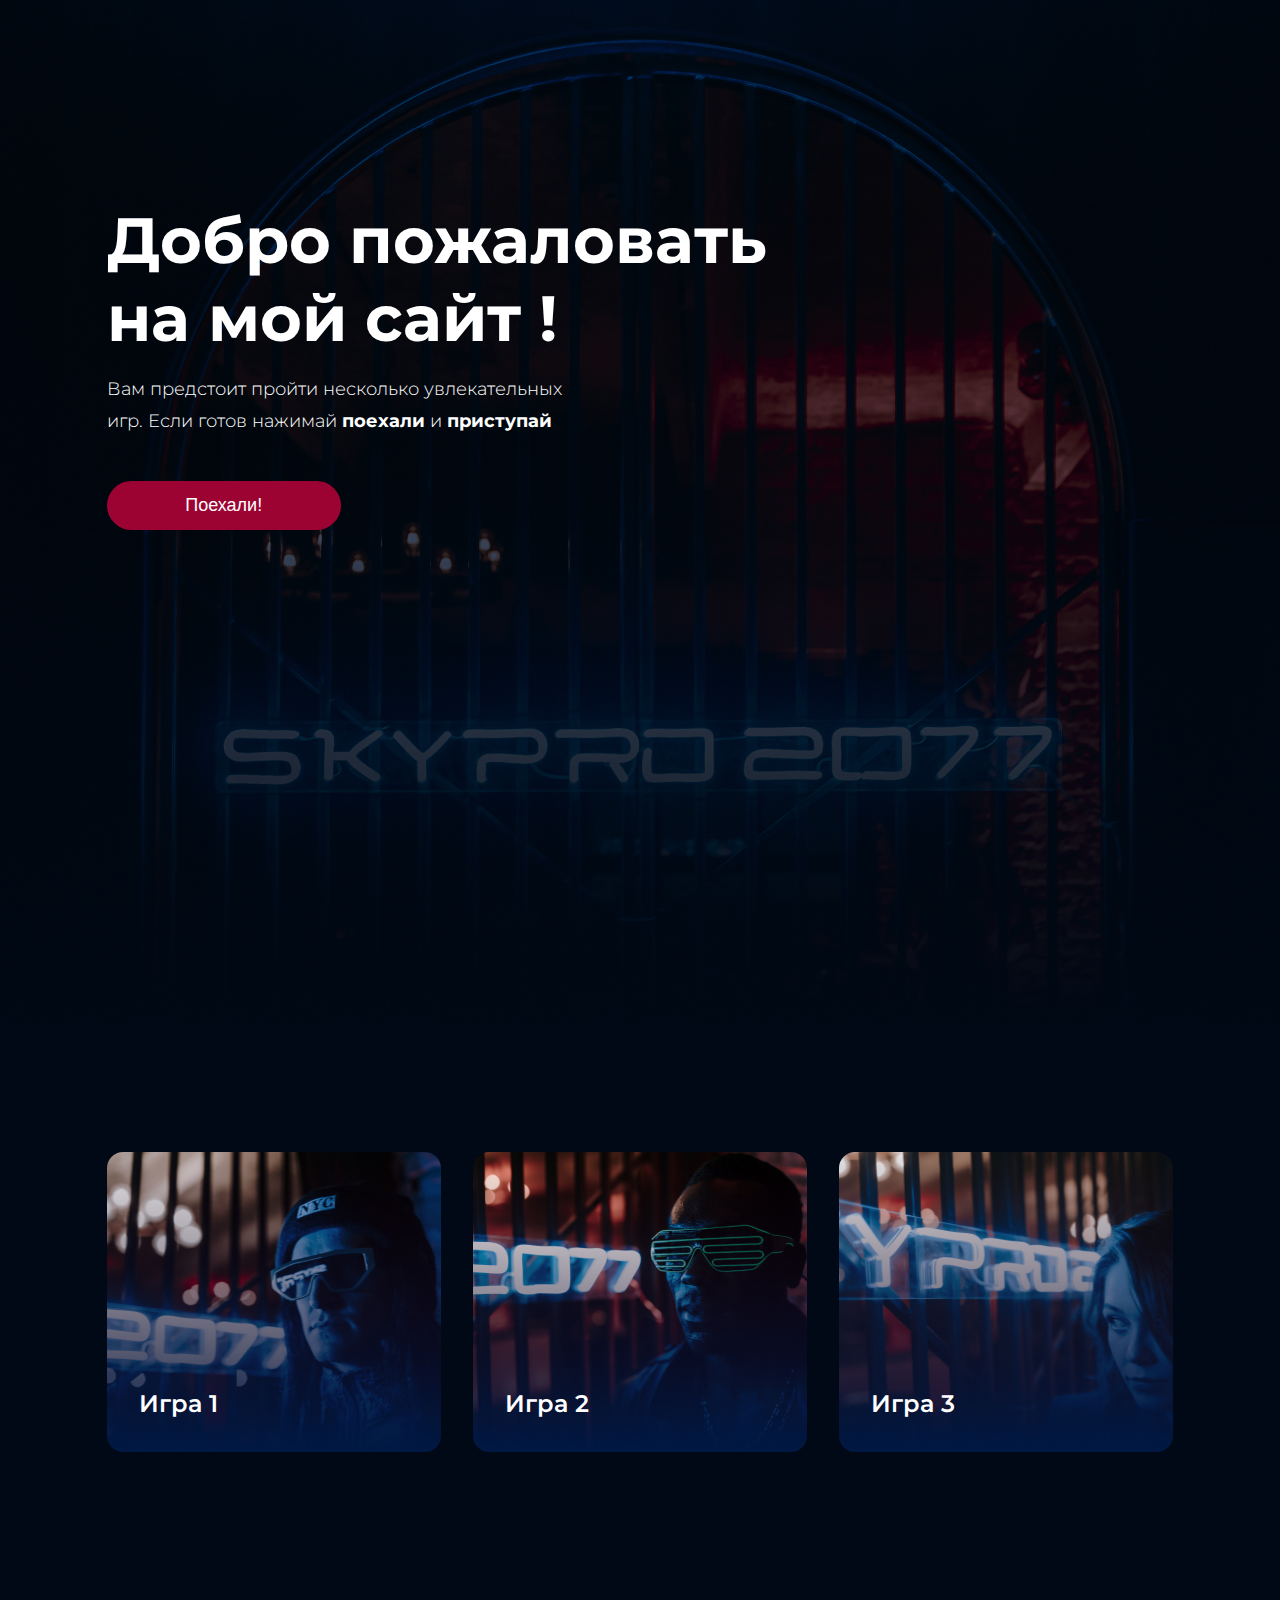
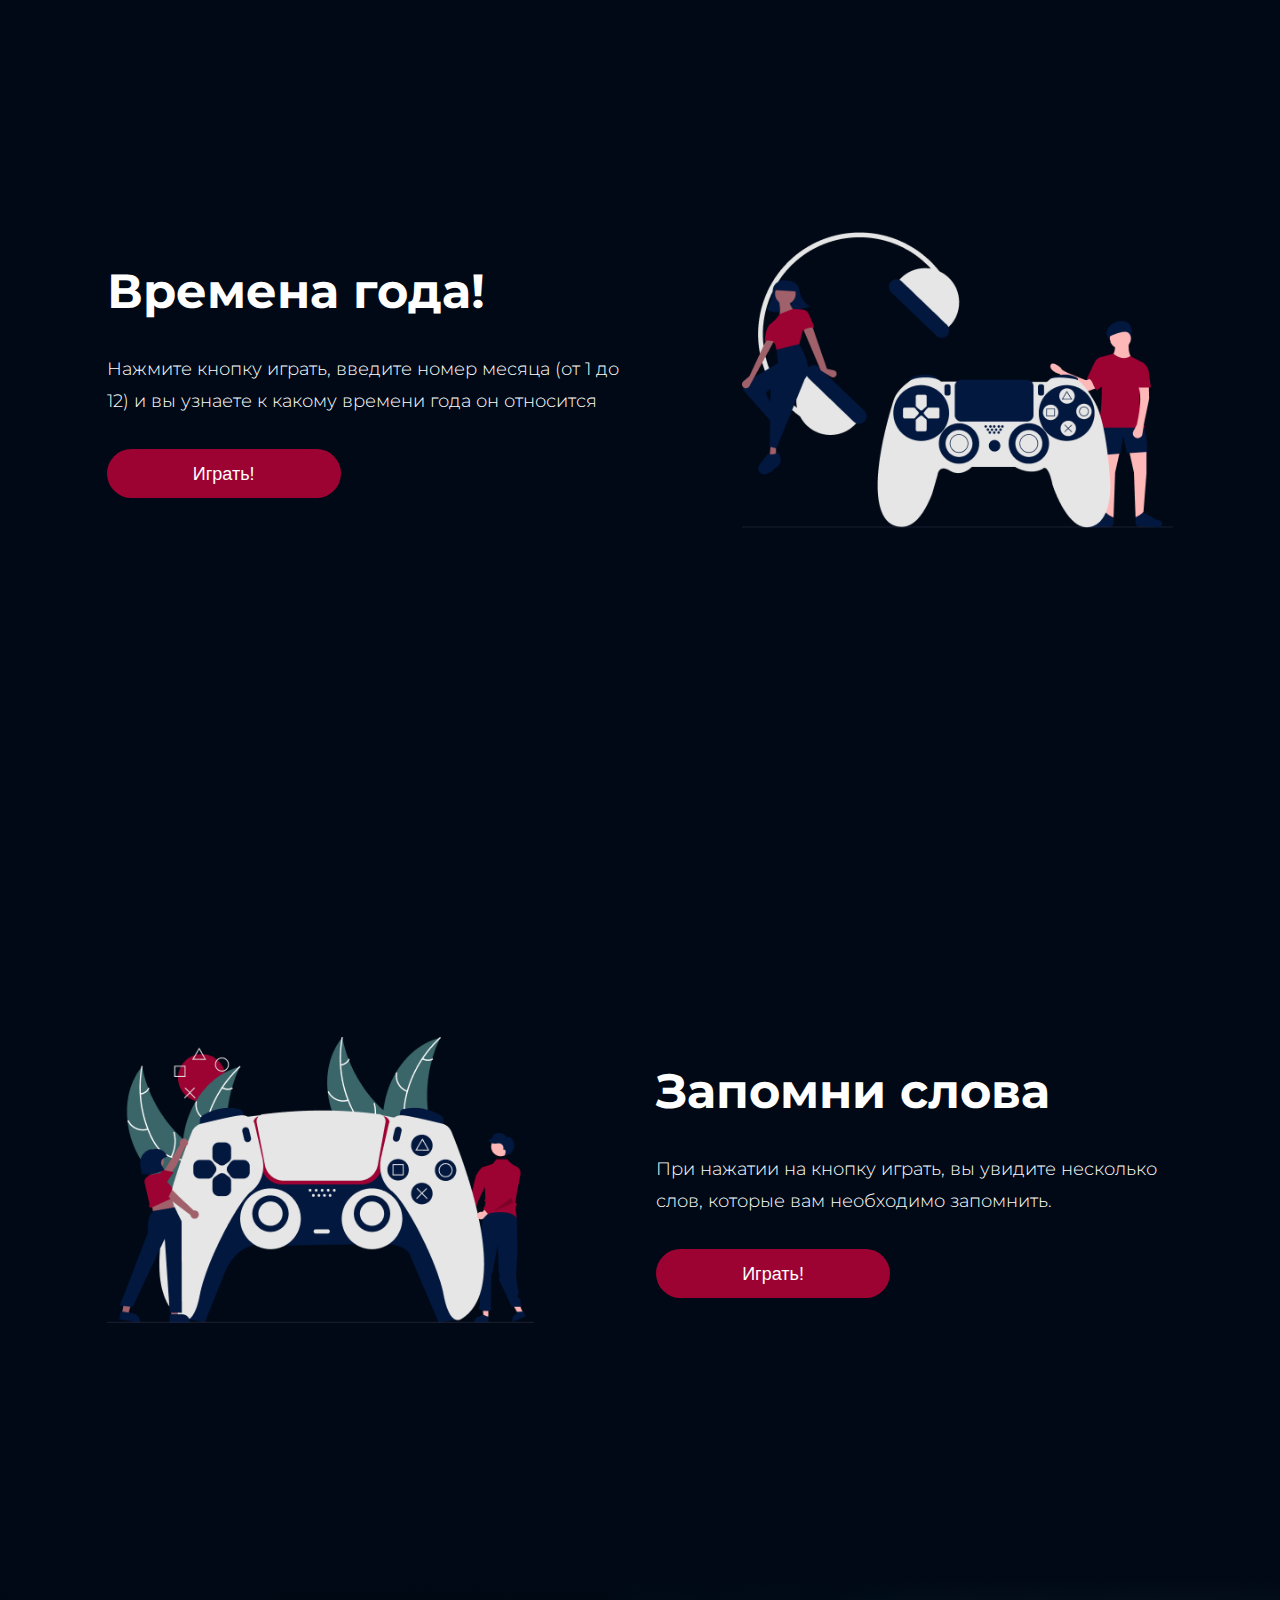
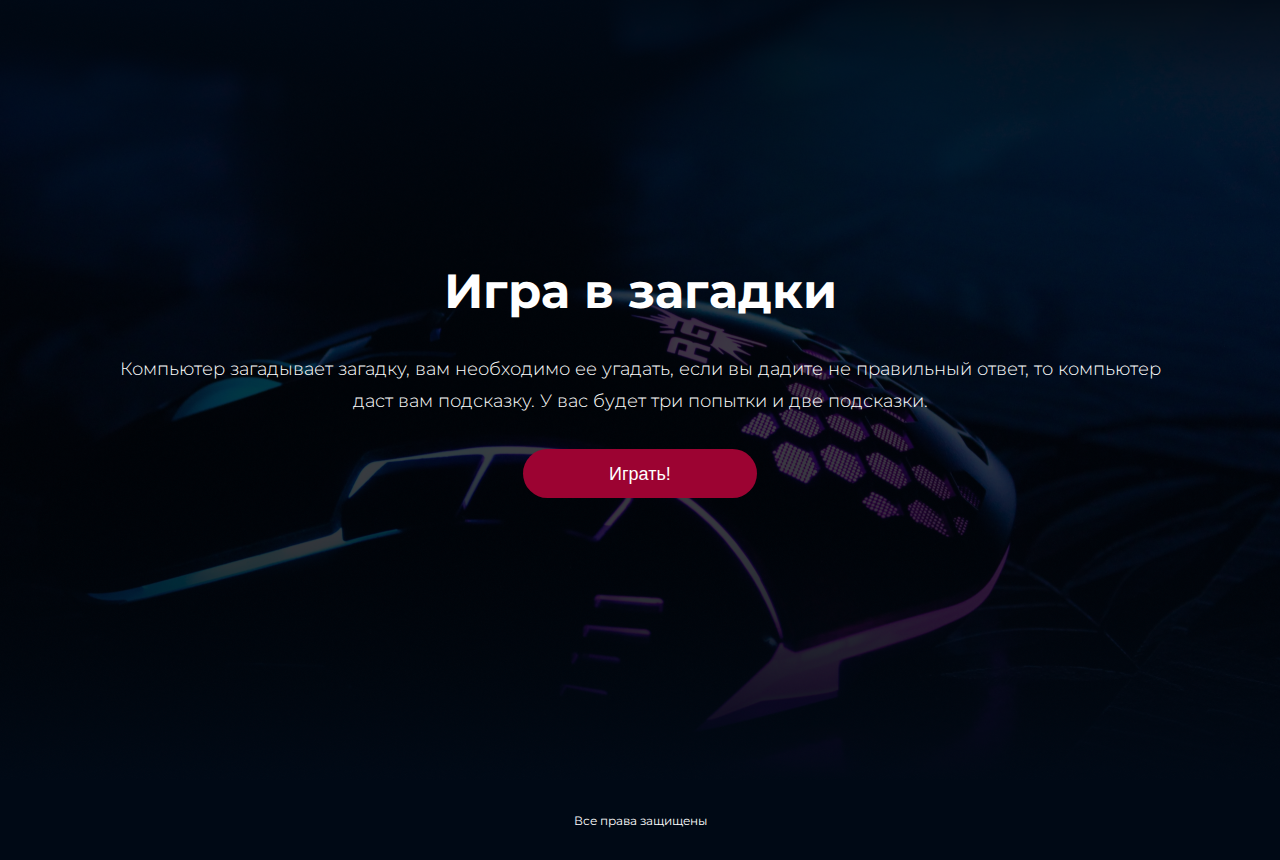
<file: index.html>
<!DOCTYPE html>
<html lang="en">

<head>
    <meta charset="UTF-8">
    <meta http-equiv="X-UA-Compatible" content="IE=edge">
    <meta name="viewport" content="width=device-width, initial-scale=1.0">
    <title>Homework 2-nd course</title>
    <link rel="preconnect" href="https://fonts.googleapis.com">
    <link rel="preconnect" href="https://fonts.gstatic.com" crossorigin>
    <link href="https://fonts.googleapis.com/css2?family=Montserrat:wght@400;500;600&display=swap" rel="stylesheet">
    <link rel="stylesheet" href="./style.css">
</head>

<body>
    <div class="top center">
        <h1 class="top__heading">Добро пожаловать <br> на мой сайт !</h1>
        <p class="top__text">Вам предстоит пройти несколько увлекательных игр. Если готов нажимай <span
                class="top__text_bold">поехали</span> и <span class="top__text_bold">приступай</span>
        </p>
        <button class=" button top__button">Поехали!</button>
    </div>

    <div class="content center">

        <a href="#" class="content__item">Игра 1</a>
        <a href="#" class="content__item">Игра 2</a>
        <a href="#" class="content__item">Игра 3</a>


        <div class="content__info">
            <h2 class="content__heading">Времена года!</h2>
            <p class="content__text">Нажмите кнопку играть, введите номер месяца (от 1 до 12) и вы узнаете к какому
                времени года он относится
            </p>
            <button onclick="game1();" class="button content__button">Играть!</button>
        </div>
        <div class="content__image-box">
            <img class="content__image" src="./img/game1img.png" alt="">
        </div>
        <div class="content__image-box content__image-box_game2">
            <img class="content__image content__image_game2" src="./img/game2img.png" alt="">
        </div>
        <div class="content__info content__info_game2">
            <h2 class="content__heading">Запомни слова </h2>
            <p class="content__text">При нажатии на кнопку играть, вы увидите несколько слов, которые вам необходимо
                запомнить.
            </p>
            <button onclick="game2();" class="button content__button">Играть!</button>
        </div>
    </div>
    <div class="content__info content__info_game3 center">
        <h2 class="content__heading">Игра в загадки</h2>
        <p class="content__text">Компьютер загадывает загадку, вам необходимо ее угадать, если вы дадите не правильный
            ответ, то компьютер даст вам подсказку. У вас будет три попытки и две подсказки.
        </p>
        <button class="button content__button">Играть!</button>
    </div>
    <footer class="footer center">
        <p class="footer__text">Все права защищены</p>
    </footer>
    <script src="./script.js"></script>
</body>

</html>
</file>
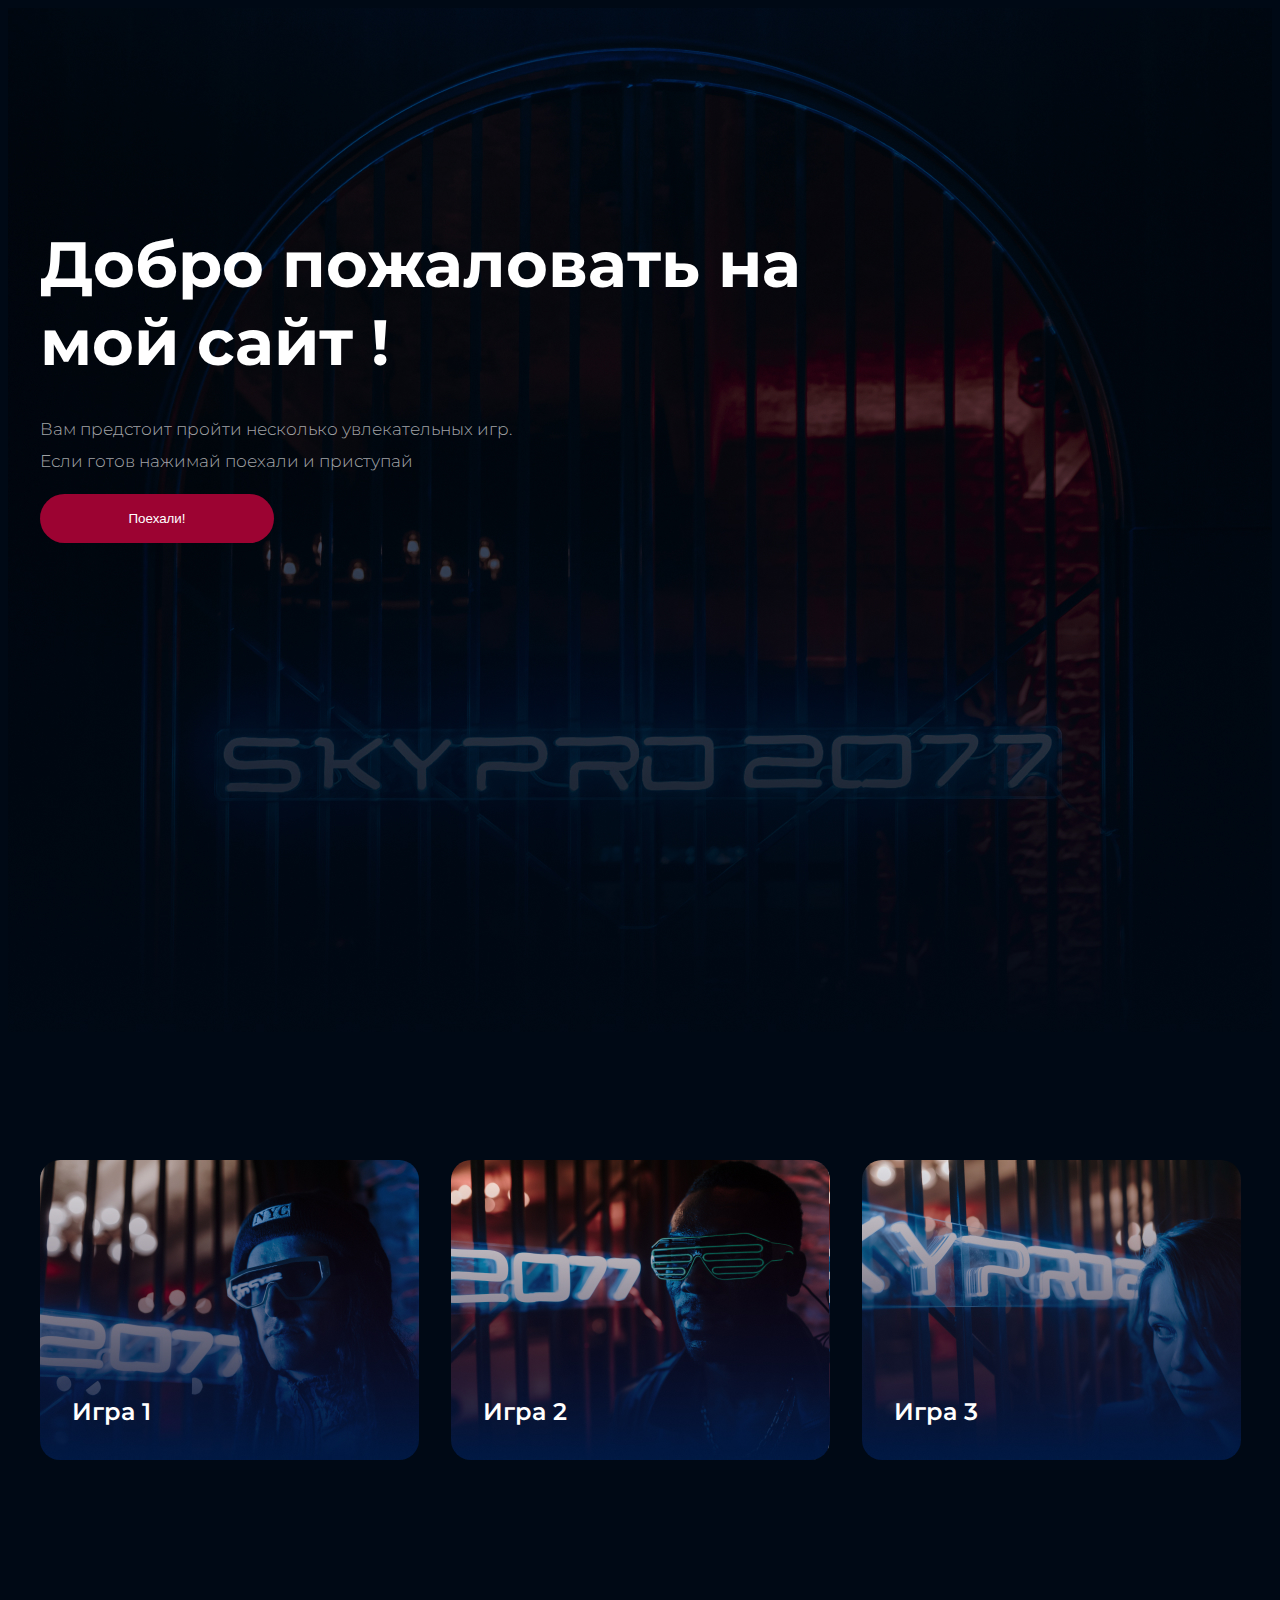
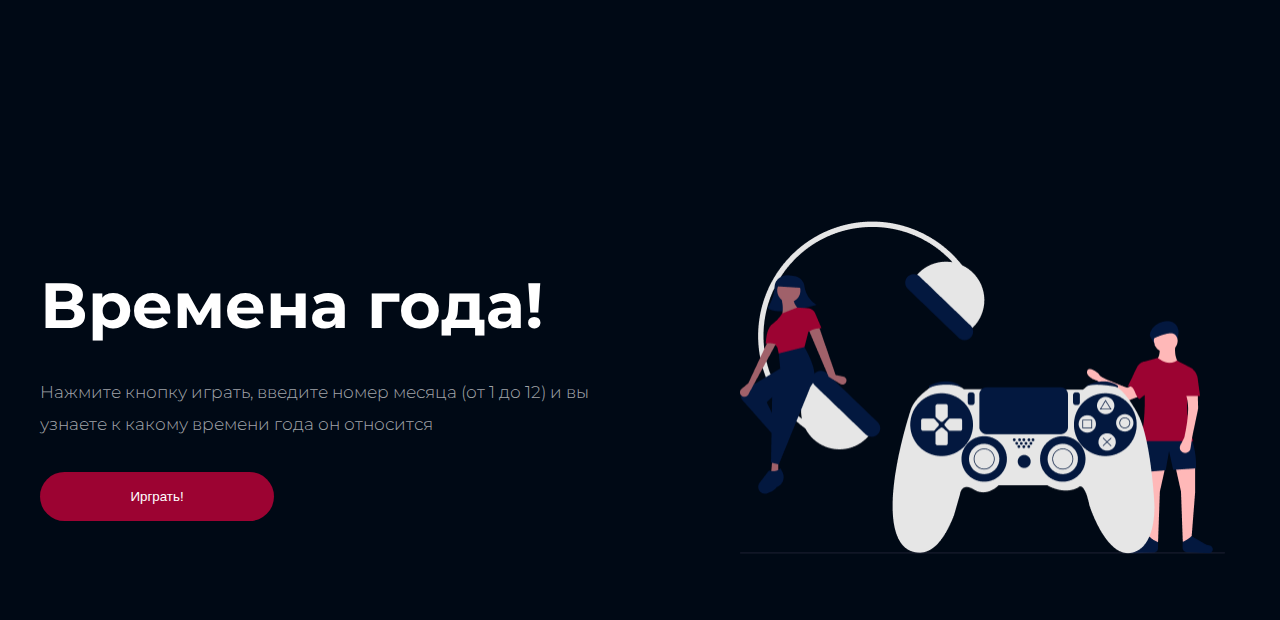
<file: hw-5/index.html>
<!DOCTYPE html>
<html lang="en">
<head>
    <meta charset="UTF-8">
    <meta http-equiv="X-UA-Compatible" content="IE=edge">
    <meta name="viewport" content="width=device-width, initial-scale=1.0">
    <link rel="preconnect" href="https://fonts.googleapis.com">
    <link rel="preconnect" href="https://fonts.gstatic.com" crossorigin>
    <link href="https://fonts.googleapis.com/css2?family=Montserrat:wght@400;500;600&display=swap" rel="stylesheet">
    <link rel="stylesheet" href="style.css">
    <title>Homework</title>
</head>
<body>
    <div class="top center">
        <header class="header">
            <h1 class="top__text">Добро пожаловать на мой сайт !</h1>
            <p class="top__title">Вам предстоит пройти несколько увлекательных игр. Если готов нажимай поехали и приступай</p>
            <form class="top__form" action="#">
                <button class="header__button">Поехали! </button>
            </form>
        </header>
    </div>
    <div class="game__select center">
        <div class="game game-1"><a class="game__text" href="#">Игра 1</a></div>
        <div class="game game-2"><a class="game__text" href="#">Игра 2</a></div>
        <div class="game game-3"><a class="game__text" href="#">Игра 3</a></div>
    </div>
    <div class="seasongame center">
        <div class="seasongame__left">
            <h1 class="season__text">Времена года!</h1>
            <p class="season__title">Нажмите кнопку играть, введите номер месяца (от 1 до 12) и вы узнаете к какому времени года он относится</p>
            <button onclick=" season();" class="header__button">Ирграть!</button>
            <script src="script.js"></script>
        </div>
        <div class="seasongame__right">
            <img class="season__img" src="img/seasongame.png" alt="">
        </div>
    </div>
</body>
</html>
</file>
<file: style.css>
* {
  margin: 0;
  padding: 0;
}

body {
  font-family: "Montserrat", sans-serif;
  font-style: normal;
  color: #FFFFFF;
}

.center {
  max-width: 1440px;
  margin: auto;
  padding-left: calc(50% - 41.6666666667vw);
  padding-right: calc(50% - 41.6666666667vw);
}

a {
  text-decoration: none;
}

.button {
  width: 234.06px;
  height: 48.6px;
  background: #9C0332;
  border: none;
  border-radius: 30px;
  font-weight: 400;
  font-size: 18px;
  line-height: 22px;
  color: #FFFFFF;
  transition: all 0.2s;
}
.button:hover {
  background: #EB443F;
  scale: 1.2;
}

.top {
  background-image: url(img/bg.jpg);
  background-size: cover;
  background-position: center;
  background-repeat: no-repeat;
  min-height: 1024px;
  display: flex;
  flex-direction: column;
  gap: 16px;
}
.top__heading {
  font-weight: 700;
  font-size: 64px;
  line-height: 78px;
  color: #FFFFFF;
  padding-top: 201px;
  max-width: 789px;
}
.top__text {
  max-width: 481px;
  font-weight: 300;
  font-size: 18px;
  line-height: 32px;
  color: #FFFFFF;
}
.top__text_bold {
  font-weight: 700;
}
.top__button {
  margin-top: 28px;
}

.content {
  display: grid;
  grid-template-columns: repeat(12, 1fr);
  -moz-column-gap: 32px;
       column-gap: 32px;
  justify-items: stretch;
  align-items: center;
  min-height: 556px;
  background: #000915;
}
.content__item {
  background-size: cover;
  background-position: center;
  background-repeat: no-repeat;
  box-sizing: border-box;
  grid-column: span 4;
  font-weight: 600;
  font-size: 24px;
  line-height: 32px;
  color: #FFFFFF;
  min-height: 300px;
  border-radius: 16px;
  display: flex;
  flex-wrap: wrap;
  flex-direction: column;
  justify-content: flex-end;
  align-content: flex-start;
  margin: 128px 0 128px 0;
  padding-left: 32px;
  padding-bottom: 32px;
  transition: all 0.3s;
}
.content__item:hover {
  scale: 1.03;
  border: 3px solid #44D2FF;
}
.content__item:first-child {
  background-image: url(img/game1.jpg);
}
.content__item:nth-child(2) {
  background-image: url(img/game2.jpg);
}
.content__item:nth-child(3) {
  background-image: url(img/game3.jpg);
}
.content__info {
  grid-column: span 6;
  min-height: 800px;
  display: flex;
  flex-direction: column;
  gap: 32px;
  align-items: flex-start;
  justify-content: center;
}
.content__info_game3 {
  align-items: center;
  background-image: url(img/game3img.png);
  background-size: cover;
  background-position: center;
  background-repeat: no-repeat;
  text-align: center;
}
.content__image-box {
  min-height: 800px;
  grid-column: span 6;
  display: flex;
  align-items: flex-end;
  flex-direction: column;
  justify-content: center;
}
.content__image-box_game2 {
  align-items: flex-start;
}
.content__image {
  max-width: 33.6805555556vw;
}
.content__image_game2 {
  max-width: 33.4027777778vw;
}
.content__heading {
  font-weight: 700;
  font-size: 48px;
  line-height: 59px;
}
.content__text {
  font-weight: 300;
  font-size: 18px;
  line-height: 32px;
}

.footer {
  min-height: 80px;
  display: flex;
  justify-content: center;
  align-items: center;
  background: #000915;
}
.footer__text {
  font-weight: 400;
  font-size: 12px;
  line-height: 15px;
}

@media (max-width: 767px) {
  .center {
    padding-left: 16px;
    padding-right: 16px;
  }
  .top {
    min-height: 735px;
    align-items: center;
    gap: 32px;
  }
  .top__heading {
    font-weight: 700;
    font-size: 32px;
    line-height: 39px;
    text-align: center;
    padding-top: 238px;
  }
  .top__text {
    font-weight: 300;
    font-size: 14px;
    line-height: 22px;
    text-align: center;
  }
  .top__button {
    margin-top: 0;
  }
  .content {
    padding-top: 128px;
    align-content: center;
    min-height: 1221px;
    grid-template-columns: repeat(4, 1fr);
    -moz-column-gap: 0;
         column-gap: 0;
    row-gap: 32px;
  }
  .content__item {
    margin: 0;
    grid-column: 1/-1;
    padding-left: 16px;
  }
  .content__info {
    grid-column: 1/-1;
    align-items: center;
    justify-content: flex-start;
    padding-top: 146px;
    min-height: 217.6px;
  }
  .content__info_game2 {
    padding-top: 104px;
  }
  .content__info_game3 {
    min-height: 880px;
    padding-top: 136px;
    box-sizing: border-box;
  }
  .content__image-box {
    grid-column: 1/-1;
    min-height: 236px;
    margin-top: 32px;
  }
  .content__image-box_game2 {
    order: 6;
  }
  .content__heading {
    font-weight: 700;
    font-size: 32px;
    line-height: 39px;
  }
  .content__text {
    text-align: center;
    font-weight: 300;
    font-size: 14px;
    line-height: 22px;
  }
  .content__image {
    max-width: 100%;
  }
}/*# sourceMappingURL=style.css.map */
</file>
<file: hw-5/style.css>
body {
  font-family: "Montserrat", sans-serif;
  background: #000915;
}

.center {
  padding-left: calc(50% - 600px);
  padding-right: calc(50% - 600px);
}

a {
  text-decoration: none;
}

.top {
  height: 1024px;
  background-image: url(img/topbg.jpg);
  background-repeat: no-repeat;
  background-position: center;
  background-size: cover;
}

.header {
  display: grid;
  grid-template-columns: repeat(12, 1fr);
}

.top__text {
  font-family: "Montserrat";
  font-style: normal;
  font-weight: 700;
  font-size: 64px;
  line-height: 78px;
  display: flex;
  align-items: center;
  color: #FFFFFF;
  grid-column: span 8;
  margin-top: 217px;
  margin-bottom: 32px;
}

.header__text {
  grid-column: span 5;
}

.top__title {
  font-style: normal;
  font-weight: 300;
  font-size: 17px;
  line-height: 32px;
  display: flex;
  align-items: center;
  color: rgba(255, 255, 255, 0.6431372549);
  grid-column: span 5;
  margin-top: 0px;
}

.top__form {
  grid-column: span 8;
  margin-bottom: 44px;
}

.header__button {
  background: #9C0332;
  border-radius: 30px;
  border: none;
  width: 234.06px;
  height: 48.6px;
  color: #FFFFFF;
  grid-column: span 8;
  margin-bottom: 43px;
}

.game__select {
  display: grid;
  grid-template-columns: repeat(12, 1fr);
  -moz-column-gap: 32px;
       column-gap: 32px;
  padding-top: 128px;
  padding-bottom: 128px;
}

.game {
  border-radius: 20px;
  width: 379px;
  height: 300px;
  grid-column: span 4;
  display: flex;
  flex-direction: column-reverse;
}

.game-1 {
  background-image: url(img/game1.jpg);
}

.game-2 {
  background-image: url(img/game2.jpg);
}

.game-3 {
  background-image: url(img/game3.jpg);
}

.game__text {
  font-style: normal;
  font-weight: 600;
  font-size: 24px;
  line-height: 32px;
  color: #FFFFFF;
  padding-left: 32px;
  padding-bottom: 32px;
}

.seasongame {
  display: grid;
  grid-template-columns: repeat(12, 1fr);
}

.seasongame__left {
  grid-column: span 7;
  padding-top: 278px;
  padding-bottom: 48px;
}
.seasongame__right {
  grid-column: span 4;
  padding-top: 233px;
}

.season__text {
  font-family: "Montserrat";
  font-style: normal;
  font-weight: 700;
  font-size: 64px;
  line-height: 78px;
  display: flex;
  align-items: center;
  color: #FFFFFF;
  grid-column: span 6;
  margin-bottom: 32px;
  margin-top: 0px;
}

.season__title {
  font-style: normal;
  font-weight: 300;
  font-size: 17px;
  line-height: 32px;
  display: flex;
  align-items: center;
  color: rgba(255, 255, 255, 0.6431372549);
  grid-column: span 6;
  margin-top: 0px;
  width: 584px;
  margin-bottom: 32px;
}

.season__img {
  width: 485px;
  height: 333px;
}/*# sourceMappingURL=style.css.map */
</file>
